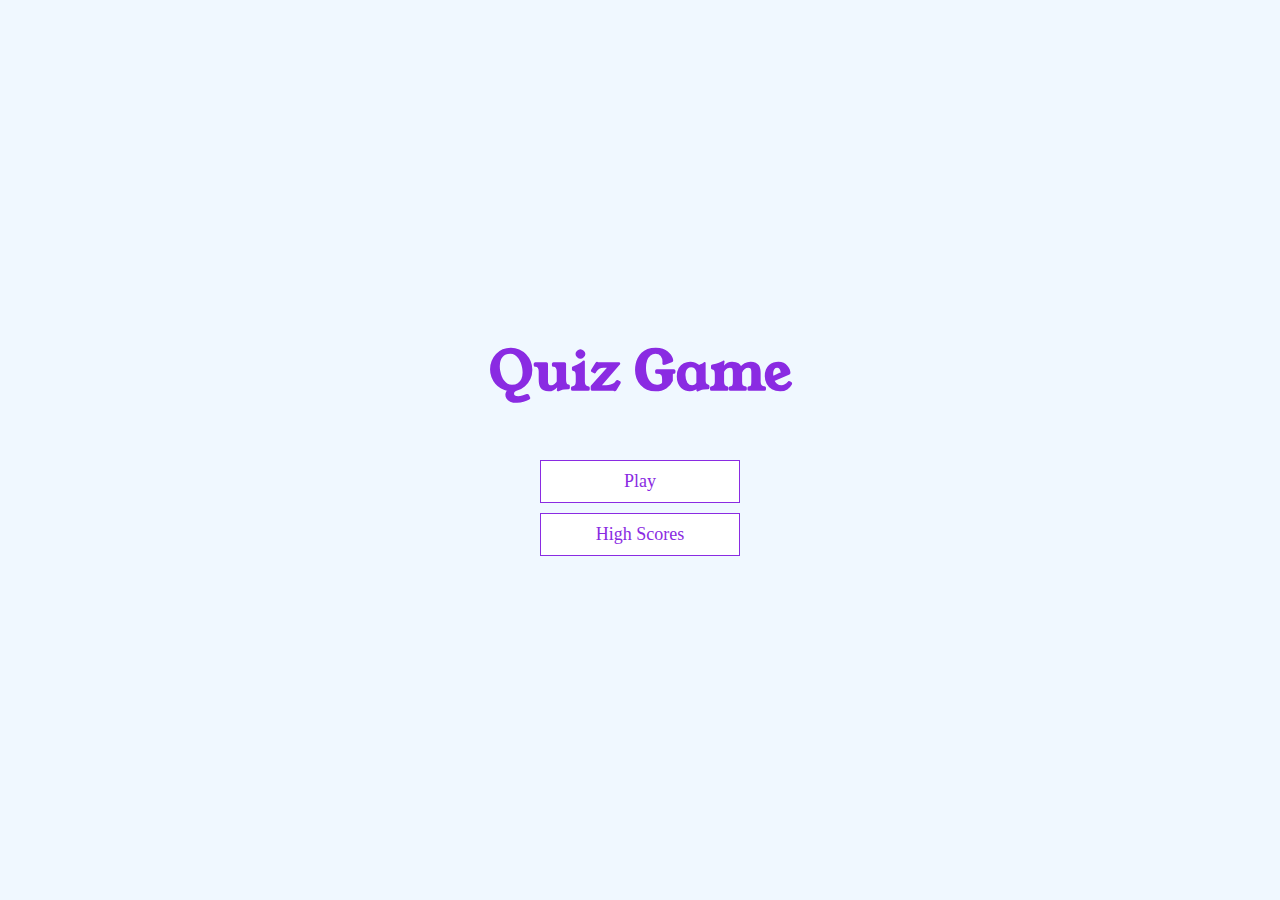
<file: index.html>
<!DOCTYPE html>
<html lang="en">
<head>
    <meta charset="UTF-8">
    <meta http-equiv="X-UA-Compatible" content="IE=edge">
    <meta name="viewport" content="width=device-width, initial-scale=1.0">
    <link rel="stylesheet" href="assets/css/style.css">
    <link href="https://fonts.googleapis.com/css2?family=Roboto&family=Young+Serif&display=swap" rel="stylesheet">
    <link rel="icon" type="image/x-icon" href="assets/favicon/favicon.ico">
    <title>Quiz Game</title>
</head>
<body>
    <div class="container">
        <div id="home" class="flex-center flex-column">
            <h1>Quiz Game</h1>
            <a class="btn" href="play.html">Play</a>
            <a class="btn" href="highscores.html">High Scores</a>
        </div>
    </div>
</body>
</html>
</file>
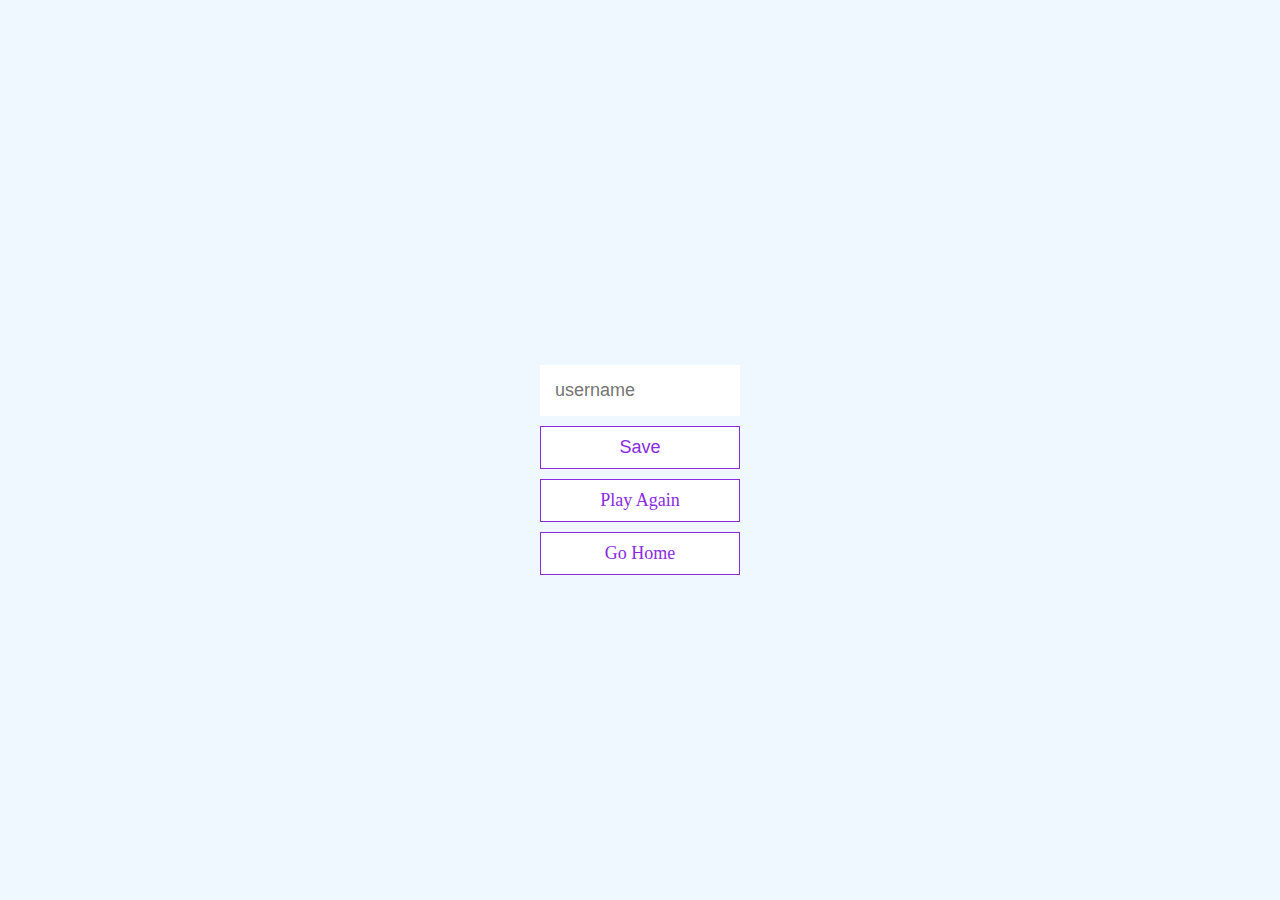
<file: end.html>
<!DOCTYPE html>
<html lang="en">
<head>
    <meta charset="UTF-8">
    <meta http-equiv="X-UA-Compatible" content="IE=edge">
    <meta name="viewport" content="width=device-width, initial-scale=1.0">
    <link rel="stylesheet" href="assets/css/style.css">
    <link rel="icon" type="image/x-icon" href="assets/favicon/favicon.ico">
    <title>Congratulations!</title>
</head>
<body>
    <div class="container">
        <div id="end" class="flex-center flex-column" >
           <h1 id="finalScore">0</h1>
           <form>
            <input type="text" name="username" id="username" placeholder="username">
            <button type="submit" class="btn" id="saveScoreBtn" onclick="saveHighScore(event)" disabled>Save</button>
           </form>
           <a class="btn" href="play.html">Play Again</a>
           <a class="btn" href="index.html">Go Home</a>
        </div>
    </div>
    <script src="assets/javascript/end.js"></script>
</body>
</html>
</file>
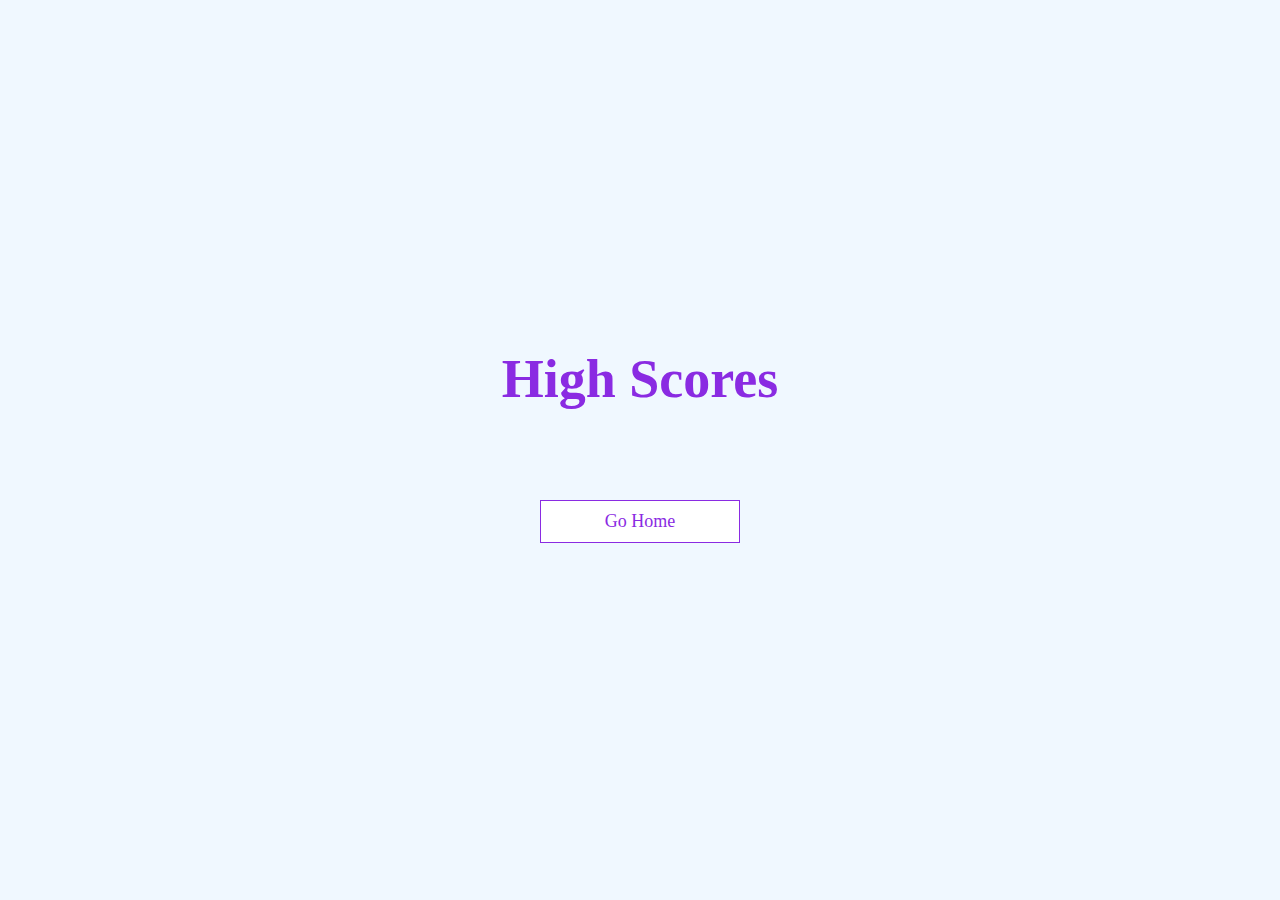
<file: highscores.html>
<!DOCTYPE html>
<html lang="en">
  <head>
    <meta charset="UTF-8" />
    <meta http-equiv="X-UA-Compatible" content="IE=edge" />
    <meta name="viewport" content="width=device-width, initial-scale=1.0" />
    <link rel="stylesheet" href="assets/css/style.css" />
    <link rel="icon" type="image/x-icon" href="assets/favicon/favicon.ico">
    <title>High Scores</title>
  </head>
  <body>
    <div class="container">
      <div id="highScores" class="flex-center flex-column">
        <h1 id="finalScore">High Scores</h1>
        <ul id="highScoresList"></ul>
        <a href="index.html" class="btn">Go Home</a>
      </div>
    </div>

    <script src="assets/javascript/highscores.js"></script>
  </body>
</html>
</file>
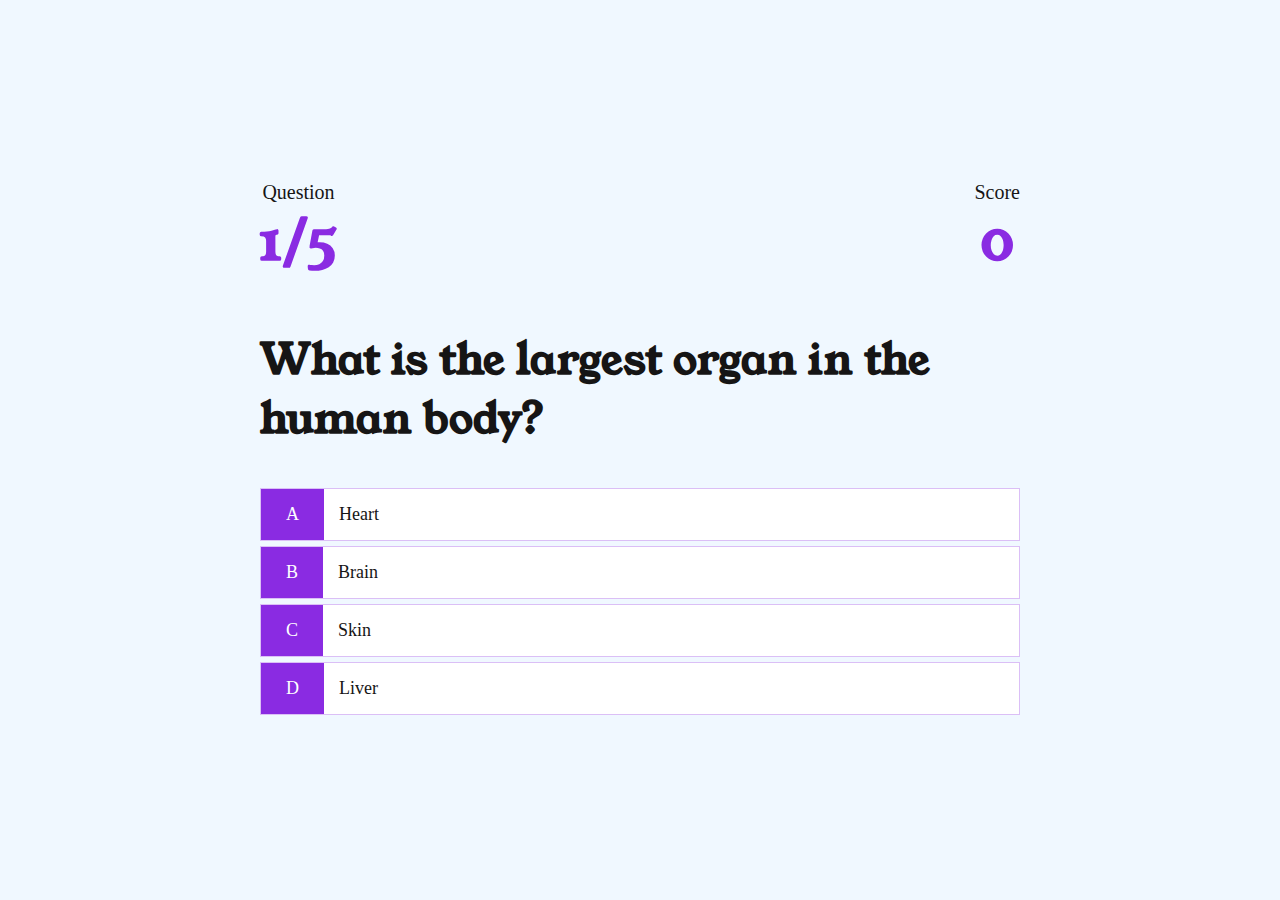
<file: play.html>
<!DOCTYPE html>
<html lang="en">
<head>
    <meta charset="UTF-8">
    <meta http-equiv="X-UA-Compatible" content="IE=edge">
    <meta name="viewport" content="width=device-width, initial-scale=1.0">
    <link rel="stylesheet" href="assets/css/style.css">
    <link href="https://fonts.googleapis.com/css2?family=Roboto&family=Young+Serif&display=swap" rel="stylesheet">
    <link rel="icon" type="image/x-icon" href="assets/favicon/favicon.ico">
    <title>Quiz Game - Play</title>
</head>
<body>
    <div class="container">
        <div id="game" class="justify-center flex-column">
            <div id="hud">
                <div class="hud-item">
                    <p class="hud-prefix">
                        Question
                    </p>
                    <h1 class="hud-main-text" id="questionCounter">
                
                    </h1>
                </div>
                <div class="hud-item">
                    <p class="hud-prefix">
                        Score
                    </p>
                    <h1 class="hud-main-text" id="score">
                        0
                    </h1>
                </div>
            </div>
            <h2 id="question">What is the answer to this question?</h2>
            <div class="choice-container">
                <p class="choice-prefix">A</p>
                <p class="choice-text" data-number="1"></p>
            </div>
            <div class="choice-container">
                <p class="choice-prefix">B</p>
                <p class="choice-text" data-number="2"></p>
            </div>
            <div class="choice-container">
                <p class="choice-prefix">C</p>
                <p class="choice-text" data-number="3"></p>
            </div>
            <div class="choice-container">
                <p class="choice-prefix">D</p>
                <p class="choice-text" data-number="4"></p>
            </div>
        </div>
    </div>
    <script src="assets/javascript/play.js"></script>
</body>
</html>
</file>
<file: assets/css/style.css>
:root {
    background-color: aliceblue;
    font-size: 62.5%;
}

* {
    box-sizing: border-box;
    margin: 0;
    padding: 0;
    color: rgb(22, 21, 21);
}

h1, h2, h3, h4 {
    margin-bottom: 1rem;
    font-family: 'Young Serif', serif;
}

h1 {
    font-size: 5.4rem;
    color: blueviolet;
    margin-bottom: 5rem;
}

h1 > span {
    font-size: 2.4rem;
    font-weight: 500;
}

h2 {
    font-size: 4.2rem;
    margin-bottom: 4rem;
    font-weight: 700;
}

h3 {
    font-size: 2.8rem;
    font-weight: 500;
}

.container {
    width: 100vw;
    height: 100vh;
    display: flex;
    justify-content: center;
    align-items: center;
    max-width: 80rem;
    margin: 0 auto;
    padding: 2rem;
}

.container > * {
    width: 100%;
}

.flex-column {
    display: flex;
    flex-direction: column;
}

.flex-center {
    justify-content: center;
    align-items: center;
}

.justify-center {
    justify-content: center;
}

.text-center {
    text-align: center;
}

.hidden {
    display: none;
}

/*Buttons*/

.btn {
    font-size: 1.8rem;
    padding: 1rem 0;
    width: 20rem;
    text-align: center;
    border: 0.1rem solid blueviolet;
    margin-bottom: 1rem;
    text-decoration: none;
    color: blueviolet;
    background-color: white;
}

.btn:hover {
    cursor: pointer;
    box-shadow: 0 0.4rem 1.4rem 0 rgba(63, 19, 105, 0.767);
}

/*Play page*/

.choice-container {
    display: flex;
    margin-bottom: 0.5rem;
    width: 100%;
    font-size: 1.8rem;
    border: 0.1rem solid rgba(137, 43, 226, 0.301);
    background-color: white;
}

.choice-container:hover {
    cursor: pointer;
    box-shadow: 0 0.4rem 1.4rem 0 rgba(63, 19, 105, 0.767);

}

.choice-prefix {
    padding: 1.5rem 2.5rem;
    background-color: blueviolet;
    color: white;
}

.choice-text {
    padding: 1.5rem;
    width: 100%;
}

.correct {
    background-color: green;
}

.incorrect {
    background-color: red;
}

/* HUD */
#hud {
    display: flex;
    justify-content: space-between;
}

.hud-prefix {
    text-align: center;
    font-size: 2rem;
}

.hud-main-text {
    text-align: center;
}

form {
    width: 100%;
    display: flex;
    flex-direction: column;
    align-items: center;
}

input {
    margin-bottom: 1rem;
    width: 20rem;  
    padding: 1.5rem;
    font-size: 1.8rem;
    border: none;
}

#highScoresList {
    list-style: none;
    padding-left: 0;
    margin-bottom: 4rem;
}

.high-score {
    font-size: 2.5rem;
    margin-bottom: 0.5rem;
}
</file>
